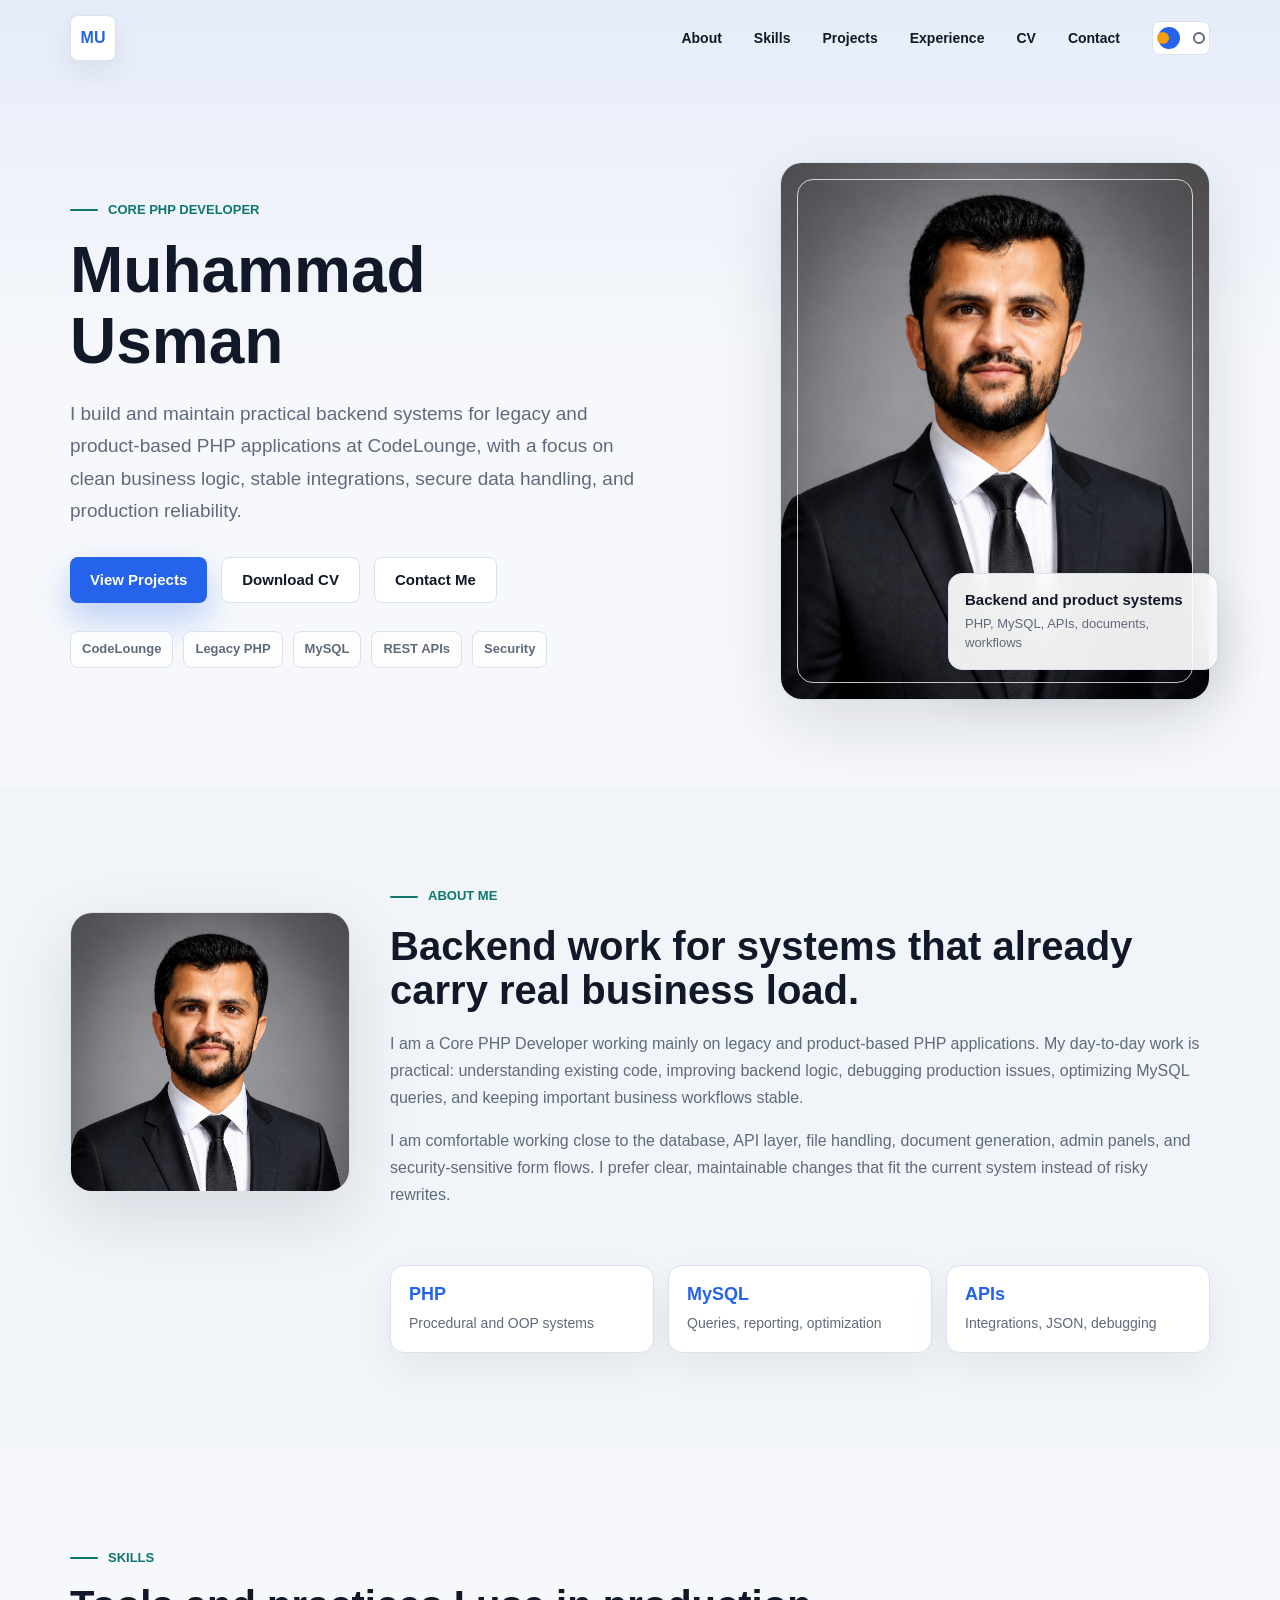
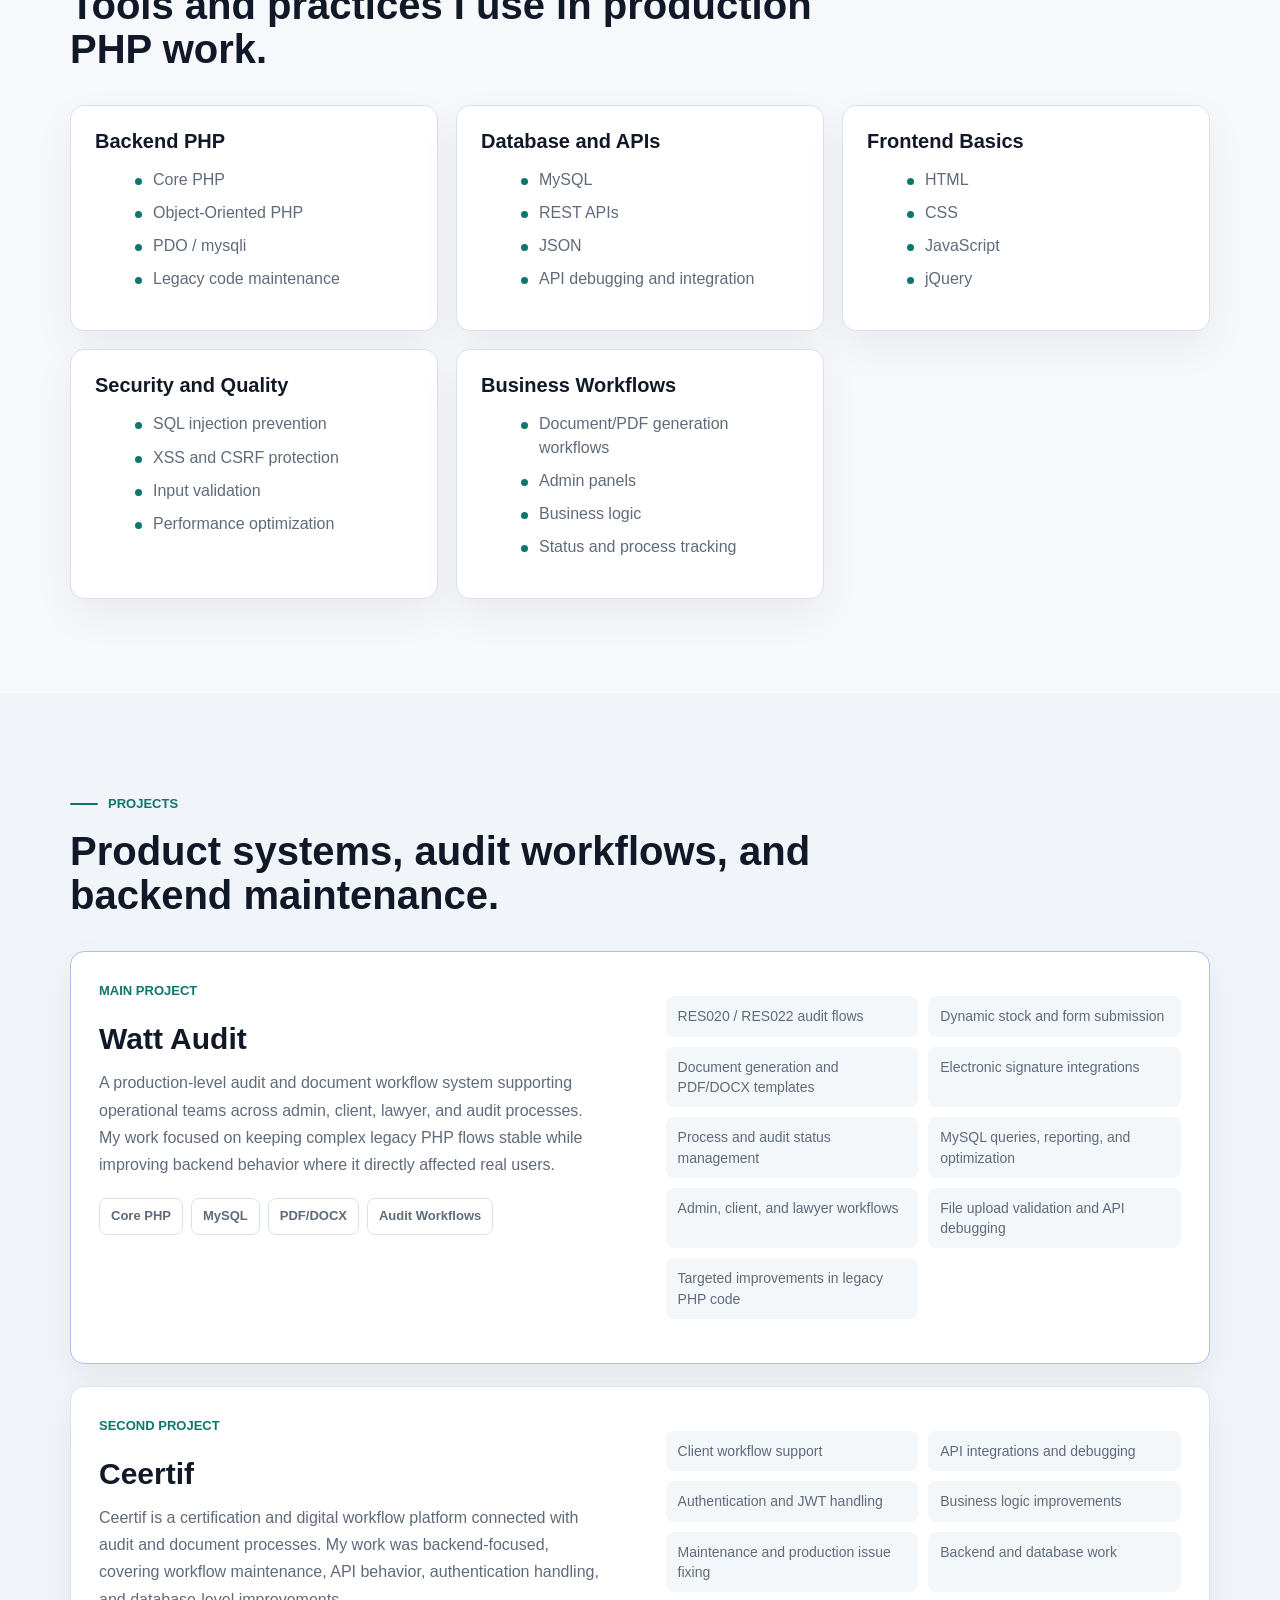
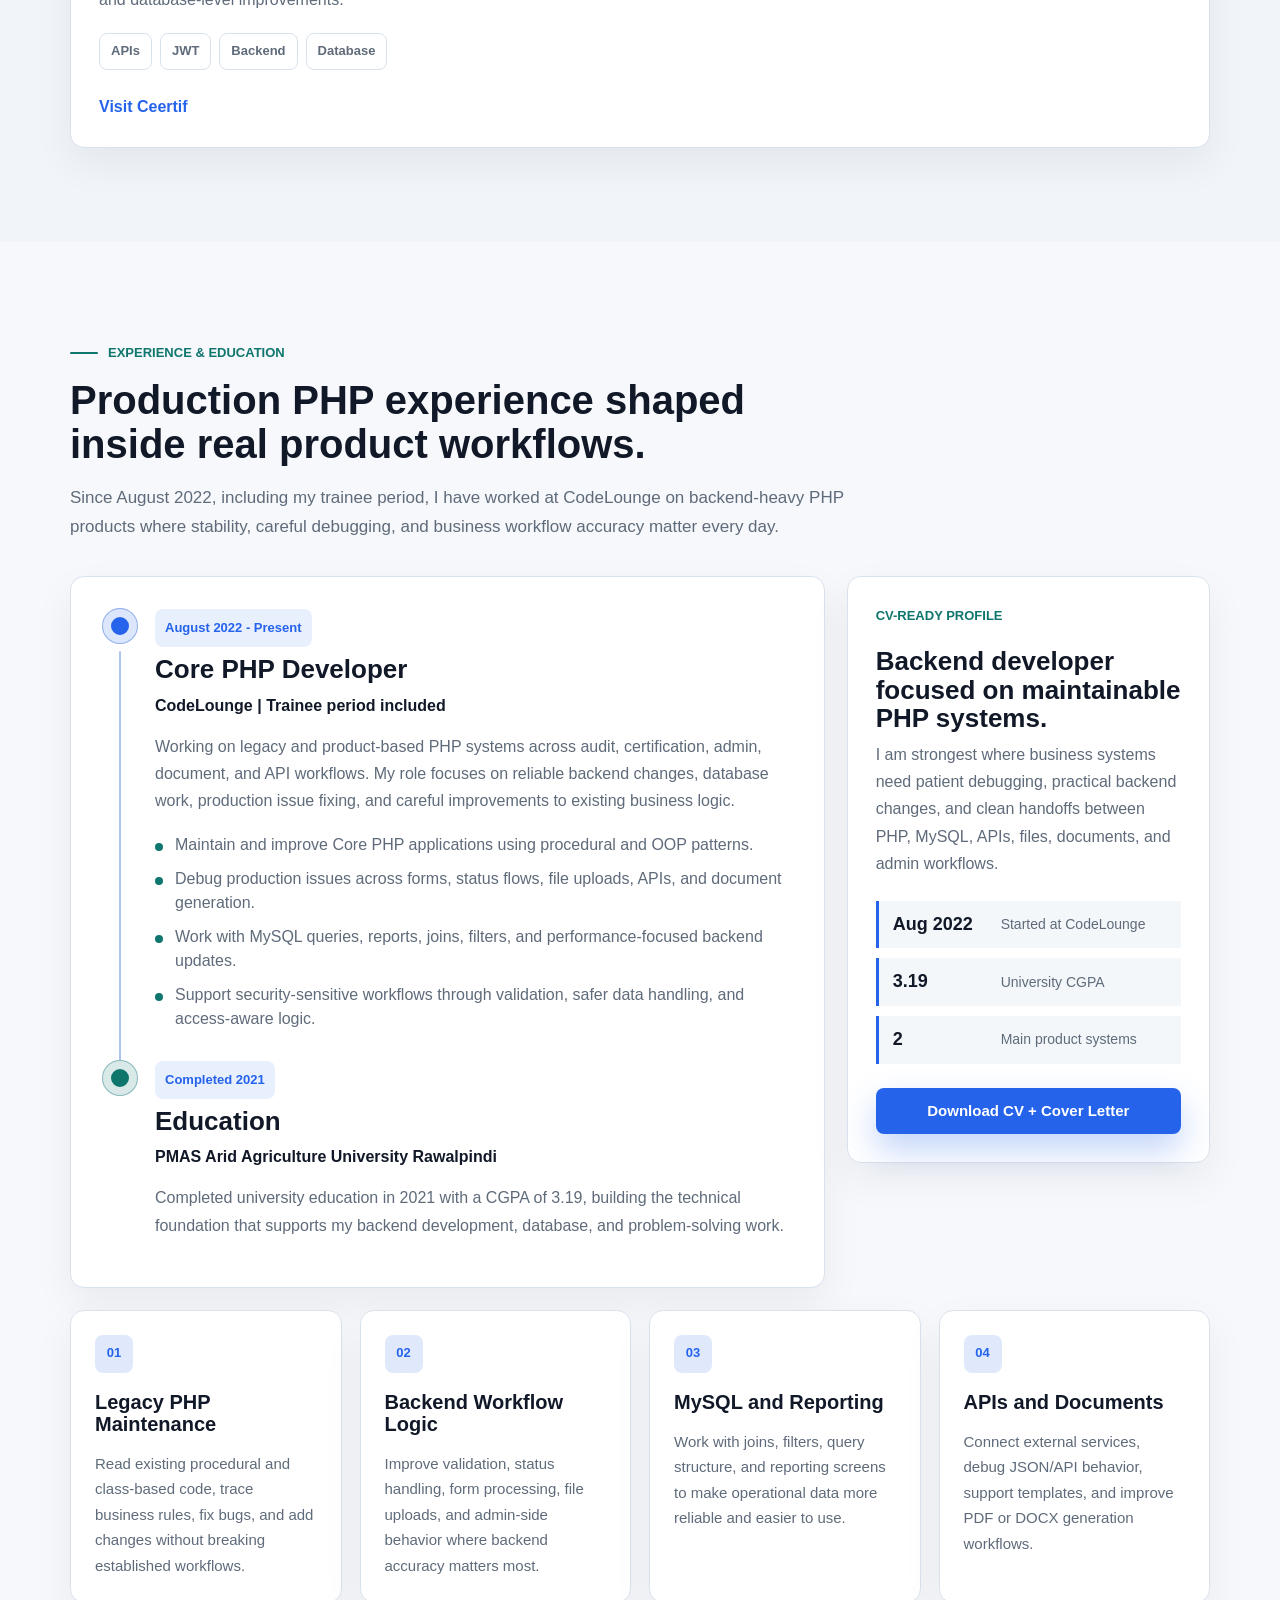
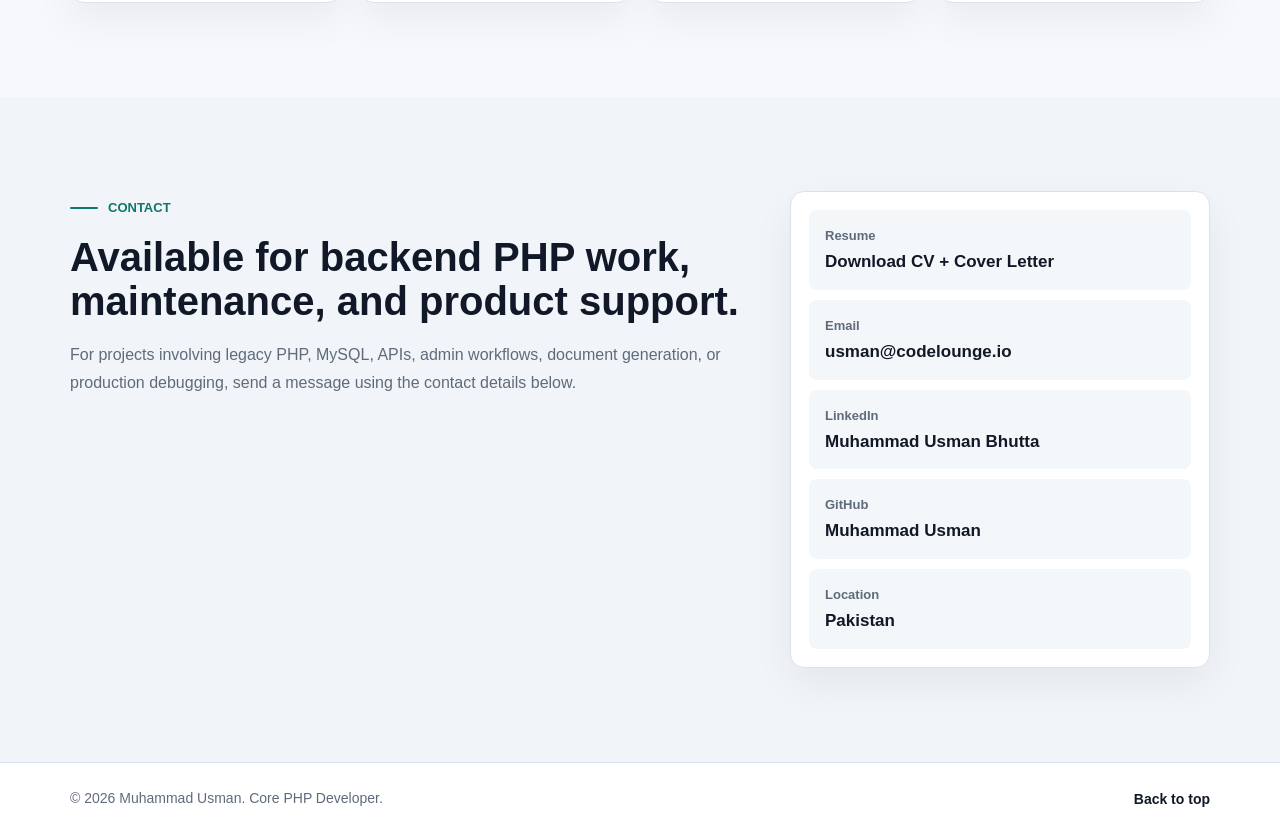
<file: index.html>
<!DOCTYPE html>
<html lang="en" class="portfolio-doc">
<head>
    <meta charset="UTF-8">
    <meta name="viewport" content="width=device-width, initial-scale=1.0">
    <meta name="description" content="Muhammad Usman - Core PHP Developer at CodeLounge with experience in legacy PHP systems, MySQL optimization, APIs, security, and production backend maintenance.">
    <title>Muhammad Usman | Core PHP Developer</title>
    <script>
        (function () {
            var prefersDark = window.matchMedia && window.matchMedia('(prefers-color-scheme: dark)').matches;
            var savedTheme = null;

            try {
                savedTheme = localStorage.getItem('portfolio-theme');
            } catch (error) {
                savedTheme = null;
            }

            document.documentElement.setAttribute('data-theme', savedTheme || (prefersDark ? 'dark' : 'light'));
        }());
    </script>
    <link rel="stylesheet" href="assets/css/style.css">
</head>
<body class="portfolio-page">
    <a class="skip-link" href="#main">Skip to content</a>

    <header class="portfolio-header" data-header>
        <nav class="portfolio-nav" aria-label="Primary navigation">
            <a class="brand-mark" href="#home" aria-label="Muhammad Usman home">
                <span>MU</span>
            </a>

            <button class="nav-toggle" type="button" aria-label="Open navigation" aria-expanded="false" data-nav-toggle>
                <span></span>
                <span></span>
                <span></span>
            </button>

            <div class="nav-links" data-nav-menu>
                <a href="#about">About</a>
                <a href="#skills">Skills</a>
                <a href="#projects">Projects</a>
                <a href="#experience">Experience</a>
                <a href="Muhammad-Usman-CV-Cover-Letter.pdf" download>CV</a>
                <a href="#contact">Contact</a>
            </div>

            <button class="theme-toggle" type="button" aria-label="Toggle color theme" aria-pressed="false" data-theme-toggle>
                <span class="theme-toggle__sun" aria-hidden="true"></span>
                <span class="theme-toggle__moon" aria-hidden="true"></span>
            </button>
        </nav>
    </header>

    <main id="main">
        <section class="hero-section portfolio-section" id="home">
            <div class="section-shell hero-grid">
                <div class="hero-copy reveal">
                    <p class="eyebrow">Core PHP Developer</p>
                    <h1>Muhammad Usman</h1>
                    <p class="hero-lede">
                        I build and maintain practical backend systems for legacy and product-based PHP applications at CodeLounge, with a focus on clean business logic, stable integrations, secure data handling, and production reliability.
                    </p>
                    <div class="hero-actions" aria-label="Primary actions">
                        <a class="btn btn-primary" href="#projects">View Projects</a>
                        <a class="btn btn-secondary" href="Muhammad-Usman-CV-Cover-Letter.pdf" download>Download CV</a>
                        <a class="btn btn-secondary" href="#contact">Contact Me</a>
                    </div>
                    <div class="hero-highlights" aria-label="Developer focus areas">
                        <span>CodeLounge</span>
                        <span>Legacy PHP</span>
                        <span>MySQL</span>
                        <span>REST APIs</span>
                        <span>Security</span>
                    </div>
                </div>

                <div class="hero-visual reveal">
                    <div class="profile-frame">
                        <img src="assets/images/muhammad-usman-profile.png" alt="Muhammad Usman" width="1086" height="1448">
                    </div>
                    <div class="profile-note">
                        <strong>Backend and product systems</strong>
                        <span>PHP, MySQL, APIs, documents, workflows</span>
                    </div>
                </div>
            </div>
        </section>

        <section class="portfolio-section about-section" id="about">
            <div class="section-shell about-grid">
                <div class="about-portrait reveal">
                    <img src="assets/images/muhammad-usman-profile.png" alt="Muhammad Usman profile portrait" width="1086" height="1448">
                </div>

                <div class="section-copy reveal">
                    <p class="eyebrow">About Me</p>
                    <h2>Backend work for systems that already carry real business load.</h2>
                    <p>
                        I am a Core PHP Developer working mainly on legacy and product-based PHP applications. My day-to-day work is practical: understanding existing code, improving backend logic, debugging production issues, optimizing MySQL queries, and keeping important business workflows stable.
                    </p>
                    <p>
                        I am comfortable working close to the database, API layer, file handling, document generation, admin panels, and security-sensitive form flows. I prefer clear, maintainable changes that fit the current system instead of risky rewrites.
                    </p>
                </div>

                <div class="about-metrics reveal" aria-label="Work focus">
                    <div>
                        <strong>PHP</strong>
                        <span>Procedural and OOP systems</span>
                    </div>
                    <div>
                        <strong>MySQL</strong>
                        <span>Queries, reporting, optimization</span>
                    </div>
                    <div>
                        <strong>APIs</strong>
                        <span>Integrations, JSON, debugging</span>
                    </div>
                </div>
            </div>
        </section>

        <section class="portfolio-section skills-section" id="skills">
            <div class="section-shell">
                <div class="section-heading reveal">
                    <p class="eyebrow">Skills</p>
                    <h2>Tools and practices I use in production PHP work.</h2>
                </div>

                <div class="skills-grid">
                    <article class="skill-card reveal">
                        <h3>Backend PHP</h3>
                        <ul>
                            <li>Core PHP</li>
                            <li>Object-Oriented PHP</li>
                            <li>PDO / mysqli</li>
                            <li>Legacy code maintenance</li>
                        </ul>
                    </article>

                    <article class="skill-card reveal">
                        <h3>Database and APIs</h3>
                        <ul>
                            <li>MySQL</li>
                            <li>REST APIs</li>
                            <li>JSON</li>
                            <li>API debugging and integration</li>
                        </ul>
                    </article>

                    <article class="skill-card reveal">
                        <h3>Frontend Basics</h3>
                        <ul>
                            <li>HTML</li>
                            <li>CSS</li>
                            <li>JavaScript</li>
                            <li>jQuery</li>
                        </ul>
                    </article>

                    <article class="skill-card reveal">
                        <h3>Security and Quality</h3>
                        <ul>
                            <li>SQL injection prevention</li>
                            <li>XSS and CSRF protection</li>
                            <li>Input validation</li>
                            <li>Performance optimization</li>
                        </ul>
                    </article>

                    <article class="skill-card reveal">
                        <h3>Business Workflows</h3>
                        <ul>
                            <li>Document/PDF generation workflows</li>
                            <li>Admin panels</li>
                            <li>Business logic</li>
                            <li>Status and process tracking</li>
                        </ul>
                    </article>
                </div>
            </div>
        </section>

        <section class="portfolio-section projects-section" id="projects">
            <div class="section-shell">
                <div class="section-heading reveal">
                    <p class="eyebrow">Projects</p>
                    <h2>Product systems, audit workflows, and backend maintenance.</h2>
                </div>

                <div class="project-list">
                    <article class="project-card project-card--featured reveal">
                        <div class="project-card__content">
                            <p class="project-label">Main Project</p>
                            <h3>Watt Audit</h3>
                            <p>
                                A production-level audit and document workflow system supporting operational teams across admin, client, lawyer, and audit processes. My work focused on keeping complex legacy PHP flows stable while improving backend behavior where it directly affected real users.
                            </p>
                            <div class="project-tags">
                                <span>Core PHP</span>
                                <span>MySQL</span>
                                <span>PDF/DOCX</span>
                                <span>Audit Workflows</span>
                            </div>
                        </div>
                        <ul class="project-points">
                            <li>RES020 / RES022 audit flows</li>
                            <li>Dynamic stock and form submission</li>
                            <li>Document generation and PDF/DOCX templates</li>
                            <li>Electronic signature integrations</li>
                            <li>Process and audit status management</li>
                            <li>MySQL queries, reporting, and optimization</li>
                            <li>Admin, client, and lawyer workflows</li>
                            <li>File upload validation and API debugging</li>
                            <li>Targeted improvements in legacy PHP code</li>
                        </ul>
                    </article>

                    <article class="project-card reveal">
                        <div class="project-card__content">
                            <p class="project-label">Second Project</p>
                            <h3>Ceertif</h3>
                            <p>
                                Ceertif is a certification and digital workflow platform connected with audit and document processes. My work was backend-focused, covering workflow maintenance, API behavior, authentication handling, and database-level improvements.
                            </p>
                            <div class="project-tags">
                                <span>APIs</span>
                                <span>JWT</span>
                                <span>Backend</span>
                                <span>Database</span>
                            </div>
                        </div>
                        <ul class="project-points">
                            <li>Client workflow support</li>
                            <li>API integrations and debugging</li>
                            <li>Authentication and JWT handling</li>
                            <li>Business logic improvements</li>
                            <li>Maintenance and production issue fixing</li>
                            <li>Backend and database work</li>
                        </ul>
                        <a class="project-link" href="https://www.ceertif.com/en/" target="_blank" rel="noopener noreferrer">Visit Ceertif</a>
                    </article>
                </div>
            </div>
        </section>

        <section class="portfolio-section experience-section" id="experience">
            <div class="section-shell">
                <div class="section-heading reveal">
                    <p class="eyebrow">Experience & Education</p>
                    <h2>Production PHP experience shaped inside real product workflows.</h2>
                    <p class="section-intro">
                        Since August 2022, including my trainee period, I have worked at CodeLounge on backend-heavy PHP products where stability, careful debugging, and business workflow accuracy matter every day.
                    </p>
                </div>

                <div class="experience-layout">
                    <article class="timeline-card reveal">
                        <div class="timeline-item">
                            <span class="timeline-marker" aria-hidden="true"></span>
                            <div class="timeline-content">
                                <p class="timeline-kicker">August 2022 - Present</p>
                                <h3>Core PHP Developer</h3>
                                <p class="timeline-company">CodeLounge | Trainee period included</p>
                                <p>
                                    Working on legacy and product-based PHP systems across audit, certification, admin, document, and API workflows. My role focuses on reliable backend changes, database work, production issue fixing, and careful improvements to existing business logic.
                                </p>
                                <ul class="timeline-list">
                                    <li>Maintain and improve Core PHP applications using procedural and OOP patterns.</li>
                                    <li>Debug production issues across forms, status flows, file uploads, APIs, and document generation.</li>
                                    <li>Work with MySQL queries, reports, joins, filters, and performance-focused backend updates.</li>
                                    <li>Support security-sensitive workflows through validation, safer data handling, and access-aware logic.</li>
                                </ul>
                            </div>
                        </div>

                        <div class="timeline-item timeline-item--education">
                            <span class="timeline-marker" aria-hidden="true"></span>
                            <div class="timeline-content">
                                <p class="timeline-kicker">Completed 2021</p>
                                <h3>Education</h3>
                                <p class="timeline-company">PMAS Arid Agriculture University Rawalpindi</p>
                                <p>
                                    Completed university education in 2021 with a CGPA of 3.19, building the technical foundation that supports my backend development, database, and problem-solving work.
                                </p>
                            </div>
                        </div>
                    </article>

                    <aside class="resume-panel reveal" aria-label="Resume summary">
                        <p class="project-label">CV-ready profile</p>
                        <h3>Backend developer focused on maintainable PHP systems.</h3>
                        <p>
                            I am strongest where business systems need patient debugging, practical backend changes, and clean handoffs between PHP, MySQL, APIs, files, documents, and admin workflows.
                        </p>
                        <div class="resume-stats" aria-label="Resume highlights">
                            <div>
                                <strong>Aug 2022</strong>
                                <span>Started at CodeLounge</span>
                            </div>
                            <div>
                                <strong>3.19</strong>
                                <span>University CGPA</span>
                            </div>
                            <div>
                                <strong>2</strong>
                                <span>Main product systems</span>
                            </div>
                        </div>
                        <a class="btn btn-primary" href="Muhammad-Usman-CV-Cover-Letter.pdf" download>Download CV + Cover Letter</a>
                    </aside>
                </div>

                <div class="work-grid resume-focus-grid">
                    <article class="work-card reveal">
                        <span>01</span>
                        <h3>Legacy PHP Maintenance</h3>
                        <p>Read existing procedural and class-based code, trace business rules, fix bugs, and add changes without breaking established workflows.</p>
                    </article>

                    <article class="work-card reveal">
                        <span>02</span>
                        <h3>Backend Workflow Logic</h3>
                        <p>Improve validation, status handling, form processing, file uploads, and admin-side behavior where backend accuracy matters most.</p>
                    </article>

                    <article class="work-card reveal">
                        <span>03</span>
                        <h3>MySQL and Reporting</h3>
                        <p>Work with joins, filters, query structure, and reporting screens to make operational data more reliable and easier to use.</p>
                    </article>

                    <article class="work-card reveal">
                        <span>04</span>
                        <h3>APIs and Documents</h3>
                        <p>Connect external services, debug JSON/API behavior, support templates, and improve PDF or DOCX generation workflows.</p>
                    </article>
                </div>
            </div>
        </section>

        <section class="portfolio-section contact-section" id="contact">
            <div class="section-shell contact-grid">
                <div class="section-copy reveal">
                    <p class="eyebrow">Contact</p>
                    <h2>Available for backend PHP work, maintenance, and product support.</h2>
                    <p>
                        For projects involving legacy PHP, MySQL, APIs, admin workflows, document generation, or production debugging, send a message using the contact details below.
                    </p>
                </div>

                <div class="contact-card reveal">
                    <a href="Muhammad-Usman-CV-Cover-Letter.pdf" download>
                        <span>Resume</span>
                        <strong>Download CV + Cover Letter</strong>
                    </a>
                    <a href="mailto:usman@codelounge.io">
                        <span>Email</span>
                        <strong>usman@codelounge.io</strong>
                    </a>
                    <a href="https://www.linkedin.com/in/musmanbhutta29/" aria-label="LinkedIn profile placeholder">
                        <span>LinkedIn</span>
                        <strong>Muhammad Usman Bhutta</strong>
                    </a>
                    <a href="https://github.com/musmanbhutta" aria-label="GitHub profile placeholder">
                        <span>GitHub</span>
                        <strong>Muhammad Usman</strong>
                    </a>
                    <div>
                        <span>Location</span>
                        <strong>Pakistan</strong>
                    </div>
                </div>
            </div>
        </section>
    </main>

    <footer class="portfolio-footer">
        <div class="section-shell">
            <p>&copy; <span data-current-year></span> Muhammad Usman. Core PHP Developer.</p>
            <a href="#home">Back to top</a>
        </div>
    </footer>

    <script src="assets/js/main.js"></script>
</body>
</html>
</file>
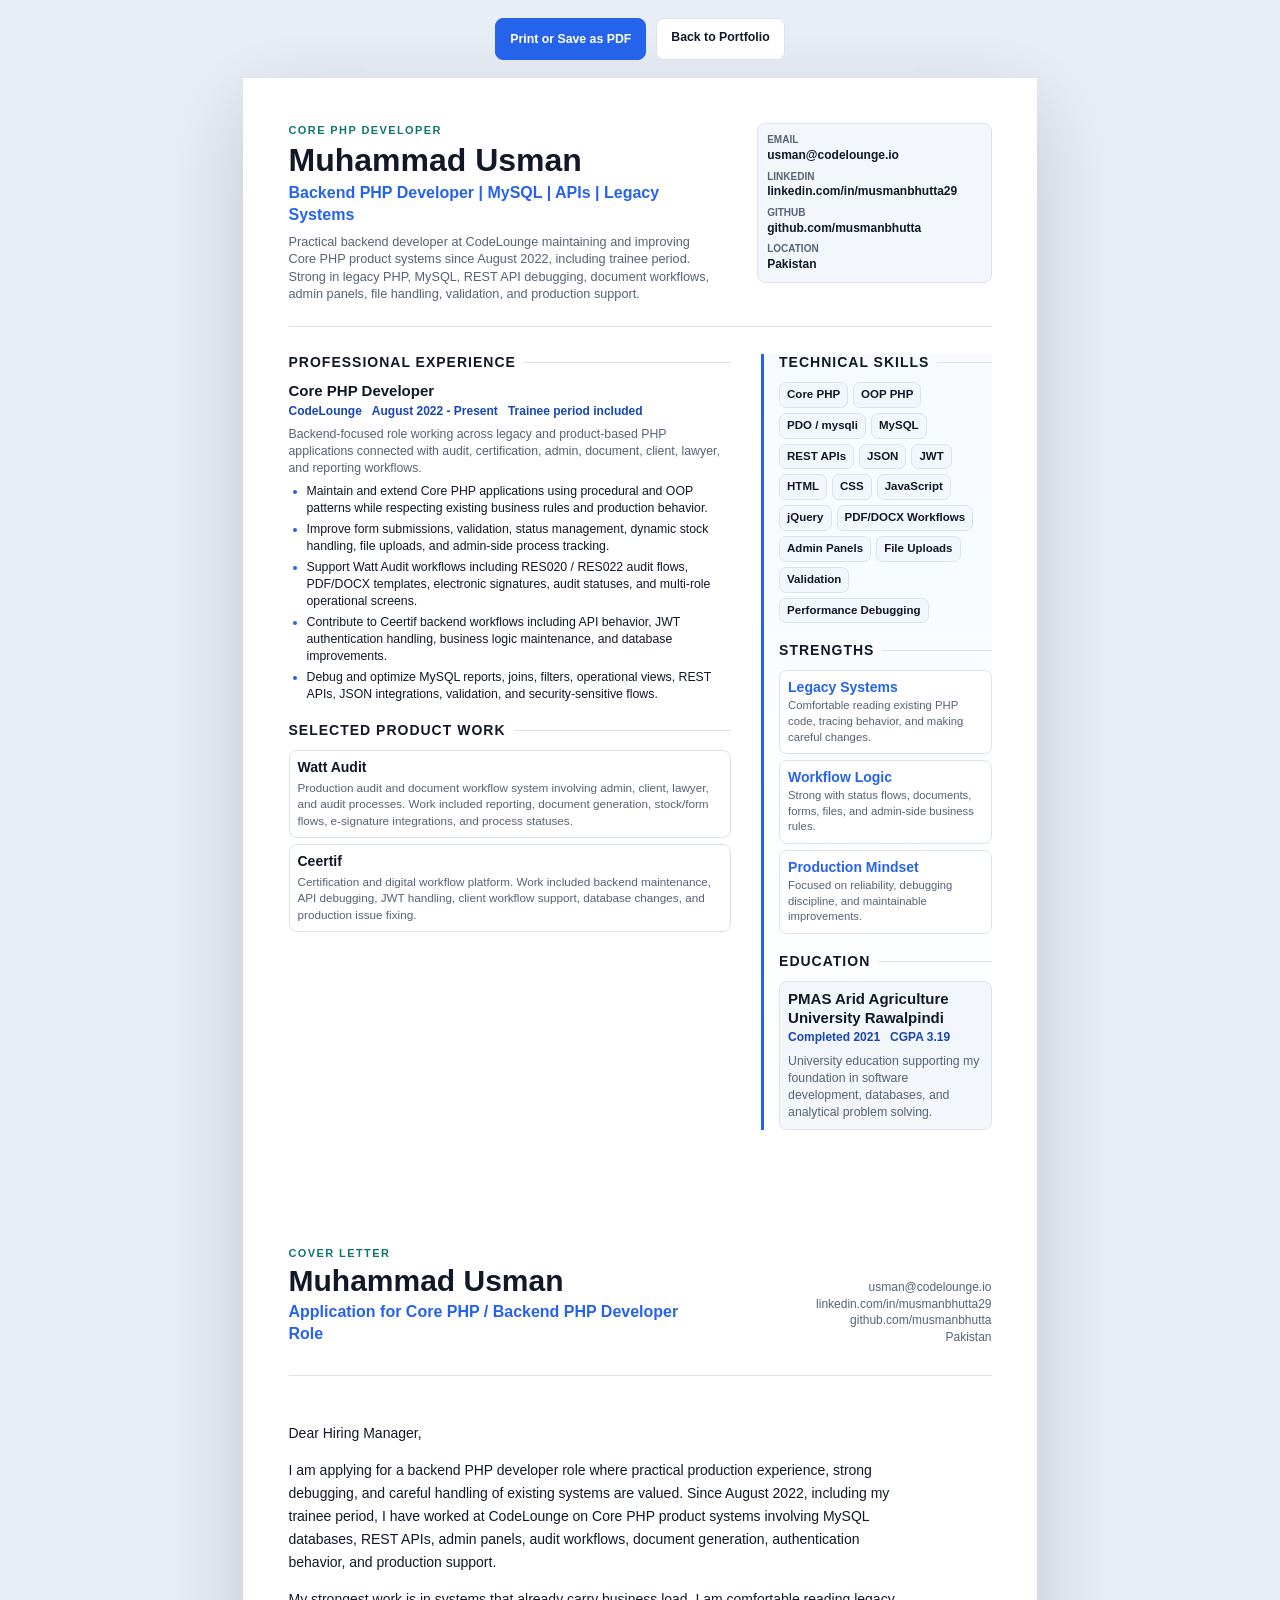
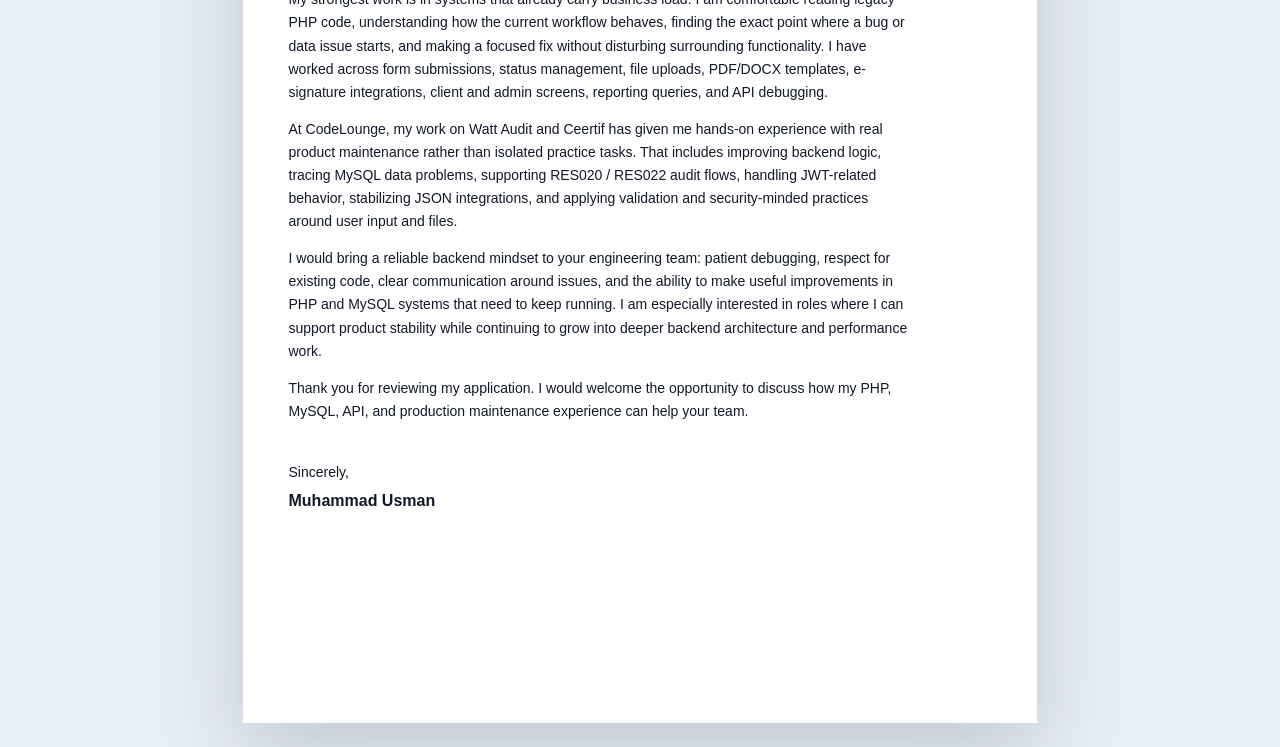
<file: Muhammad-Usman-CV-Cover-Letter.html>
<!DOCTYPE html>
<html lang="en">
<head>
    <meta charset="UTF-8">
    <meta name="viewport" content="width=device-width, initial-scale=1.0">
    <title>Muhammad Usman | CV and Cover Letter</title>
    <style>
        :root {
            --ink: #111827;
            --muted: #566276;
            --line: #dbe3ee;
            --soft: #f3f7fb;
            --accent: #2563eb;
            --accent-dark: #1747b5;
            --teal: #0f766e;
            --paper: #ffffff;
        }

        @page {
            size: A4;
            margin: 12mm;
        }

        * {
            box-sizing: border-box;
        }

        body {
            margin: 0;
            background: #e8eef6;
            color: var(--ink);
            font-family: Arial, Helvetica, sans-serif;
            font-size: 12.3px;
            line-height: 1.38;
        }

        a {
            color: inherit;
            text-decoration: none;
        }

        p,
        h1,
        h2,
        h3 {
            margin-top: 0;
        }

        ul {
            margin: 0;
            padding-left: 18px;
        }

        li {
            margin-bottom: 4px;
        }

        .screen-actions {
            display: flex;
            justify-content: center;
            gap: 10px;
            padding: 18px;
        }

        .screen-actions a,
        .screen-actions button {
            min-height: 42px;
            border: 1px solid var(--line);
            border-radius: 8px;
            background: var(--paper);
            color: var(--ink);
            cursor: pointer;
            font: inherit;
            font-weight: 700;
            padding: 10px 14px;
        }

        .screen-actions .primary {
            border-color: var(--accent);
            background: var(--accent);
            color: #ffffff;
        }

        .document {
            width: 210mm;
            min-height: 297mm;
            margin: 0 auto 24px;
            background: var(--paper);
            box-shadow: 0 28px 80px rgba(17, 24, 39, 0.18);
        }

        .page {
            min-height: 297mm;
            padding: 12mm;
            page-break-after: always;
        }

        .page:last-child {
            page-break-after: auto;
        }

        .resume-header {
            display: grid;
            grid-template-columns: minmax(0, 1fr) 62mm;
            gap: 10mm;
            align-items: start;
            border-bottom: 1px solid var(--line);
            padding-bottom: 6mm;
        }

        .eyebrow {
            margin-bottom: 5px;
            color: var(--teal);
            font-size: 11px;
            font-weight: 800;
            letter-spacing: 1.4px;
            text-transform: uppercase;
        }

        h1 {
            margin-bottom: 6px;
            color: var(--ink);
            font-size: 32px;
            line-height: 1;
        }

        .role {
            margin-bottom: 8px;
            color: var(--accent);
            font-size: 16px;
            font-weight: 800;
        }

        .summary {
            margin-bottom: 0;
            color: var(--muted);
            font-size: 12.7px;
        }

        .contact-box {
            display: grid;
            gap: 6px;
            border: 1px solid var(--line);
            border-radius: 8px;
            background: var(--soft);
            padding: 9px;
        }

        .contact-box span {
            display: block;
            color: var(--muted);
            font-size: 10px;
            font-weight: 800;
            text-transform: uppercase;
        }

        .contact-box strong {
            display: block;
            overflow-wrap: anywhere;
            color: var(--ink);
            font-size: 12px;
        }

        .resume-grid {
            display: grid;
            grid-template-columns: minmax(0, 1fr) 61mm;
            gap: 8mm;
            margin-top: 7mm;
        }

        .section {
            margin-bottom: 5mm;
        }

        .section:last-child {
            margin-bottom: 0;
        }

        h2 {
            display: flex;
            align-items: center;
            gap: 8px;
            margin-bottom: 3mm;
            color: var(--ink);
            font-size: 14px;
            letter-spacing: 1px;
            line-height: 1.2;
            text-transform: uppercase;
        }

        h2::after {
            content: "";
            height: 1px;
            flex: 1;
            background: var(--line);
        }

        h3 {
            margin-bottom: 2px;
            color: var(--ink);
            font-size: 15px;
            line-height: 1.25;
        }

        .meta {
            display: flex;
            flex-wrap: wrap;
            gap: 5px 10px;
            margin-bottom: 7px;
            color: var(--accent-dark);
            font-size: 12px;
            font-weight: 800;
        }

        .item-intro {
            margin-bottom: 6px;
            color: var(--muted);
        }

        .impact-list li::marker {
            color: var(--accent);
        }

        .tag-list {
            display: flex;
            flex-wrap: wrap;
            gap: 5px;
        }

        .tag-list span {
            border: 1px solid var(--line);
            border-radius: 7px;
            background: var(--soft);
            color: var(--ink);
            font-size: 11.5px;
            font-weight: 700;
            line-height: 1.2;
            padding: 5px 7px;
        }

        .side-panel {
            border-left: 3px solid var(--accent);
            background: linear-gradient(180deg, #f7fbff 0%, #ffffff 100%);
            padding-left: 4mm;
        }

        .metric-list {
            display: grid;
            gap: 6px;
        }

        .metric {
            border: 1px solid var(--line);
            border-radius: 8px;
            background: var(--paper);
            padding: 8px;
        }

        .metric strong,
        .metric span {
            display: block;
        }

        .metric strong {
            color: var(--accent);
            font-size: 14px;
            line-height: 1.15;
        }

        .metric span {
            margin-top: 3px;
            color: var(--muted);
            font-size: 11.3px;
        }

        .project-block {
            border: 1px solid var(--line);
            border-radius: 8px;
            margin-bottom: 6px;
            padding: 8px;
        }

        .project-block h3 {
            margin-bottom: 4px;
            font-size: 14px;
        }

        .project-block p {
            margin-bottom: 0;
            color: var(--muted);
            font-size: 11.7px;
        }

        .education-card {
            border: 1px solid var(--line);
            border-radius: 8px;
            background: var(--soft);
            padding: 8px;
        }

        .education-card p {
            margin-bottom: 0;
            color: var(--muted);
        }

        .letter-page {
            display: flex;
            flex-direction: column;
        }

        .letter-header {
            display: grid;
            grid-template-columns: minmax(0, 1fr) 64mm;
            gap: 12mm;
            align-items: end;
            border-bottom: 1px solid var(--line);
            padding-bottom: 8mm;
        }

        .letter-header h1 {
            margin-bottom: 5px;
            font-size: 30px;
        }

        .letter-title {
            margin: 0;
            color: var(--accent);
            font-size: 16px;
            font-weight: 800;
        }

        .letter-meta {
            color: var(--muted);
            font-size: 12px;
            text-align: right;
        }

        .letter-body {
            max-width: 165mm;
            margin-top: 12mm;
        }

        .letter-body p {
            margin-bottom: 14px;
            color: var(--ink);
            font-size: 14px;
            line-height: 1.65;
        }

        .signature {
            margin-top: 10mm;
        }

        .signature strong {
            display: block;
            margin-top: 4px;
            color: var(--ink);
            font-size: 16px;
        }

        @media print {
            body {
                background: var(--paper);
            }

            .screen-actions {
                display: none;
            }

            .document {
                width: auto;
                min-height: auto;
                margin: 0;
                box-shadow: none;
            }

            .page {
                min-height: 273mm;
                padding: 0;
            }
        }
    </style>
</head>
<body>
    <div class="screen-actions" aria-label="Document actions">
        <button class="primary" type="button" onclick="window.print()">Print or Save as PDF</button>
        <a href="index.html">Back to Portfolio</a>
    </div>

    <main class="document">
        <section class="page">
            <header class="resume-header">
                <div>
                    <p class="eyebrow">Core PHP Developer</p>
                    <h1>Muhammad Usman</h1>
                    <p class="role">Backend PHP Developer | MySQL | APIs | Legacy Systems</p>
                    <p class="summary">
                        Practical backend developer at CodeLounge maintaining and improving Core PHP product systems since August 2022, including trainee period. Strong in legacy PHP, MySQL, REST API debugging, document workflows, admin panels, file handling, validation, and production support.
                    </p>
                </div>

                <aside class="contact-box" aria-label="Contact information">
                    <div>
                        <span>Email</span>
                        <strong>usman@codelounge.io</strong>
                    </div>
                    <div>
                        <span>LinkedIn</span>
                        <strong>linkedin.com/in/musmanbhutta29</strong>
                    </div>
                    <div>
                        <span>GitHub</span>
                        <strong>github.com/musmanbhutta</strong>
                    </div>
                    <div>
                        <span>Location</span>
                        <strong>Pakistan</strong>
                    </div>
                </aside>
            </header>

            <div class="resume-grid">
                <div>
                    <section class="section">
                        <h2>Professional Experience</h2>
                        <h3>Core PHP Developer</h3>
                        <div class="meta">
                            <span>CodeLounge</span>
                            <span>August 2022 - Present</span>
                            <span>Trainee period included</span>
                        </div>
                        <p class="item-intro">
                            Backend-focused role working across legacy and product-based PHP applications connected with audit, certification, admin, document, client, lawyer, and reporting workflows.
                        </p>
                        <ul class="impact-list">
                            <li>Maintain and extend Core PHP applications using procedural and OOP patterns while respecting existing business rules and production behavior.</li>
                            <li>Improve form submissions, validation, status management, dynamic stock handling, file uploads, and admin-side process tracking.</li>
                            <li>Support Watt Audit workflows including RES020 / RES022 audit flows, PDF/DOCX templates, electronic signatures, audit statuses, and multi-role operational screens.</li>
                            <li>Contribute to Ceertif backend workflows including API behavior, JWT authentication handling, business logic maintenance, and database improvements.</li>
                            <li>Debug and optimize MySQL reports, joins, filters, operational views, REST APIs, JSON integrations, validation, and security-sensitive flows.</li>
                        </ul>
                    </section>

                    <section class="section">
                        <h2>Selected Product Work</h2>
                        <div class="project-block">
                            <h3>Watt Audit</h3>
                            <p>Production audit and document workflow system involving admin, client, lawyer, and audit processes. Work included reporting, document generation, stock/form flows, e-signature integrations, and process statuses.</p>
                        </div>
                        <div class="project-block">
                            <h3>Ceertif</h3>
                            <p>Certification and digital workflow platform. Work included backend maintenance, API debugging, JWT handling, client workflow support, database changes, and production issue fixing.</p>
                        </div>
                    </section>
                </div>

                <aside class="side-panel">
                    <section class="section">
                        <h2>Technical Skills</h2>
                        <div class="tag-list">
                            <span>Core PHP</span>
                            <span>OOP PHP</span>
                            <span>PDO / mysqli</span>
                            <span>MySQL</span>
                            <span>REST APIs</span>
                            <span>JSON</span>
                            <span>JWT</span>
                            <span>HTML</span>
                            <span>CSS</span>
                            <span>JavaScript</span>
                            <span>jQuery</span>
                            <span>PDF/DOCX Workflows</span>
                            <span>Admin Panels</span>
                            <span>File Uploads</span>
                            <span>Validation</span>
                            <span>Performance Debugging</span>
                        </div>
                    </section>

                    <section class="section">
                        <h2>Strengths</h2>
                        <div class="metric-list">
                            <div class="metric">
                                <strong>Legacy Systems</strong>
                                <span>Comfortable reading existing PHP code, tracing behavior, and making careful changes.</span>
                            </div>
                            <div class="metric">
                                <strong>Workflow Logic</strong>
                                <span>Strong with status flows, documents, forms, files, and admin-side business rules.</span>
                            </div>
                            <div class="metric">
                                <strong>Production Mindset</strong>
                                <span>Focused on reliability, debugging discipline, and maintainable improvements.</span>
                            </div>
                        </div>
                    </section>

                    <section class="section">
                        <h2>Education</h2>
                        <div class="education-card">
                            <h3>PMAS Arid Agriculture University Rawalpindi</h3>
                            <div class="meta">
                                <span>Completed 2021</span>
                                <span>CGPA 3.19</span>
                            </div>
                            <p>University education supporting my foundation in software development, databases, and analytical problem solving.</p>
                        </div>
                    </section>
                </aside>
            </div>
        </section>

        <section class="page letter-page">
            <header class="letter-header">
                <div>
                    <p class="eyebrow">Cover Letter</p>
                    <h1>Muhammad Usman</h1>
                    <p class="letter-title">Application for Core PHP / Backend PHP Developer Role</p>
                </div>
                <div class="letter-meta">
                    <div>usman@codelounge.io</div>
                    <div>linkedin.com/in/musmanbhutta29</div>
                    <div>github.com/musmanbhutta</div>
                    <div>Pakistan</div>
                </div>
            </header>

            <div class="letter-body">
                <p>Dear Hiring Manager,</p>

                <p>
                    I am applying for a backend PHP developer role where practical production experience, strong debugging, and careful handling of existing systems are valued. Since August 2022, including my trainee period, I have worked at CodeLounge on Core PHP product systems involving MySQL databases, REST APIs, admin panels, audit workflows, document generation, authentication behavior, and production support.
                </p>

                <p>
                    My strongest work is in systems that already carry business load. I am comfortable reading legacy PHP code, understanding how the current workflow behaves, finding the exact point where a bug or data issue starts, and making a focused fix without disturbing surrounding functionality. I have worked across form submissions, status management, file uploads, PDF/DOCX templates, e-signature integrations, client and admin screens, reporting queries, and API debugging.
                </p>

                <p>
                    At CodeLounge, my work on Watt Audit and Ceertif has given me hands-on experience with real product maintenance rather than isolated practice tasks. That includes improving backend logic, tracing MySQL data problems, supporting RES020 / RES022 audit flows, handling JWT-related behavior, stabilizing JSON integrations, and applying validation and security-minded practices around user input and files.
                </p>

                <p>
                    I would bring a reliable backend mindset to your engineering team: patient debugging, respect for existing code, clear communication around issues, and the ability to make useful improvements in PHP and MySQL systems that need to keep running. I am especially interested in roles where I can support product stability while continuing to grow into deeper backend architecture and performance work.
                </p>

                <p>
                    Thank you for reviewing my application. I would welcome the opportunity to discuss how my PHP, MySQL, API, and production maintenance experience can help your team.
                </p>

                <p class="signature">
                    Sincerely,<br>
                    <strong>Muhammad Usman</strong>
                </p>
            </div>
        </section>
    </main>
</body>
</html>
</file>
<file: assets/css/style.css>
/*
* ----------------------------------------------------------------------------------------
* Muhammad Usman Portfolio
* Scoped to body.portfolio-page to avoid changing the legacy PHP theme above.
* ----------------------------------------------------------------------------------------
*/

.portfolio-doc {
    scroll-behavior: smooth;
}

body.portfolio-page {
    --bg: #f6f8fb;
    --surface: #ffffff;
    --surface-soft: #eef4f8;
    --surface-strong: #10151f;
    --text: #111827;
    --muted: #5f6b7a;
    --line: #d9e2ec;
    --accent: #2563eb;
    --accent-strong: #1747b5;
    --accent-alt: #0f766e;
    --accent-warm: #f59e0b;
    --shadow: 0 24px 70px rgba(17, 24, 39, 0.12);
    --radius-sm: 8px;
    --radius-md: 14px;
    --radius-lg: 22px;
    --header-height: 76px;
    margin: 0;
    min-height: 100%;
    overflow-x: hidden;
    background:
        linear-gradient(180deg, rgba(37, 99, 235, 0.08) 0, rgba(37, 99, 235, 0) 360px),
        var(--bg);
    color: var(--text);
    font-family: Arial, Helvetica, sans-serif;
    font-size: 16px;
    font-weight: 400;
    line-height: 1.6;
    letter-spacing: 0;
}

html[data-theme="dark"] body.portfolio-page {
    --bg: #111315;
    --surface: #191d20;
    --surface-soft: #20272c;
    --surface-strong: #f5f7fa;
    --text: #f5f7fa;
    --muted: #aab4c0;
    --line: #303840;
    --accent: #5b8cff;
    --accent-strong: #8fb0ff;
    --accent-alt: #2dd4bf;
    --accent-warm: #fbbf24;
    --shadow: 0 24px 70px rgba(0, 0, 0, 0.34);
    background:
        linear-gradient(180deg, rgba(45, 212, 191, 0.08) 0, rgba(45, 212, 191, 0) 360px),
        var(--bg);
}

body.portfolio-page *,
body.portfolio-page *::before,
body.portfolio-page *::after {
    box-sizing: border-box;
}

body.portfolio-page h1,
body.portfolio-page h2,
body.portfolio-page h3,
body.portfolio-page h4,
body.portfolio-page h5,
body.portfolio-page h6,
body.portfolio-page p {
    margin-top: 0;
    letter-spacing: 0;
}

body.portfolio-page h1,
body.portfolio-page h2,
body.portfolio-page h3 {
    color: var(--text);
    font-family: Arial, Helvetica, sans-serif;
    font-weight: 800;
    line-height: 1.1;
}

body.portfolio-page p {
    color: var(--muted);
    line-height: 1.7;
}

body.portfolio-page a {
    color: inherit;
    font-family: Arial, Helvetica, sans-serif;
    text-decoration: none;
}

body.portfolio-page a:hover {
    color: inherit;
}

body.portfolio-page img {
    display: block;
    max-width: 100%;
    height: auto;
}

body.portfolio-page ul {
    list-style: none;
}

.skip-link {
    position: fixed;
    top: 14px;
    left: 14px;
    z-index: 1000;
    transform: translateY(-140%);
    border-radius: var(--radius-sm);
    background: var(--surface-strong);
    color: var(--bg) !important;
    padding: 10px 14px;
    transition: transform 180ms ease;
}

.skip-link:focus {
    transform: translateY(0);
}

.portfolio-header {
    position: fixed;
    top: 0;
    right: 0;
    left: 0;
    z-index: 50;
    border-bottom: 1px solid transparent;
    transition: background 200ms ease, border-color 200ms ease, box-shadow 200ms ease;
}

.portfolio-header.is-scrolled,
body.nav-open .portfolio-header {
    border-color: color-mix(in srgb, var(--line) 78%, transparent);
    background: color-mix(in srgb, var(--bg) 88%, transparent);
    box-shadow: 0 18px 50px rgba(15, 23, 42, 0.08);
    backdrop-filter: blur(18px);
}

.portfolio-nav {
    display: flex;
    align-items: center;
    justify-content: space-between;
    gap: 20px;
    width: min(1140px, calc(100% - 40px));
    min-height: var(--header-height);
    margin: 0 auto;
}

.brand-mark {
    display: inline-flex;
    align-items: center;
    justify-content: center;
    flex: 0 0 46px;
    width: 46px;
    height: 46px;
    border: 1px solid var(--line);
    border-radius: var(--radius-sm);
    background: var(--surface);
    box-shadow: 0 12px 30px rgba(17, 24, 39, 0.08);
}

.brand-mark span {
    color: var(--accent);
    font-size: 16px;
    font-weight: 800;
}

.nav-links {
    display: flex;
    align-items: center;
    justify-content: center;
    gap: 8px;
    margin-left: auto;
}

.nav-links a {
    position: relative;
    border-radius: var(--radius-sm);
    color: var(--muted);
    font-size: 14px;
    font-weight: 700;
    padding: 10px 12px;
    transition: color 180ms ease, background 180ms ease;
}

.nav-links a:hover,
.nav-links a.is-active {
    background: color-mix(in srgb, var(--accent) 10%, transparent);
    color: var(--accent);
}

.theme-toggle,
.nav-toggle {
    border: 1px solid var(--line);
    border-radius: var(--radius-sm);
    background: var(--surface);
    color: var(--text);
    cursor: pointer;
    transition: border-color 180ms ease, transform 180ms ease, background 180ms ease;
}

.theme-toggle:hover,
.nav-toggle:hover {
    border-color: color-mix(in srgb, var(--accent) 45%, var(--line));
    transform: translateY(-1px);
}

.theme-toggle {
    position: relative;
    display: inline-flex;
    align-items: center;
    justify-content: space-between;
    flex: 0 0 58px;
    width: 58px;
    height: 34px;
    padding: 4px;
}

.theme-toggle::after {
    content: "";
    position: absolute;
    top: 5px;
    left: 5px;
    width: 22px;
    height: 22px;
    border-radius: 50%;
    background: var(--accent);
    transition: transform 180ms ease;
}

html[data-theme="dark"] .theme-toggle::after {
    transform: translateX(24px);
}

.theme-toggle__sun,
.theme-toggle__moon {
    width: 12px;
    height: 12px;
    border-radius: 50%;
    z-index: 1;
}

.theme-toggle__sun {
    background: var(--accent-warm);
}

.theme-toggle__moon {
    border: 2px solid var(--muted);
}

.nav-toggle {
    display: none;
    flex: 0 0 42px;
    width: 42px;
    height: 42px;
    padding: 10px;
}

.nav-toggle span {
    display: block;
    width: 100%;
    height: 2px;
    margin: 4px 0;
    border-radius: 999px;
    background: var(--text);
    transition: transform 180ms ease, opacity 180ms ease;
}

body.nav-open .nav-toggle span:nth-child(1) {
    transform: translateY(6px) rotate(45deg);
}

body.nav-open .nav-toggle span:nth-child(2) {
    opacity: 0;
}

body.nav-open .nav-toggle span:nth-child(3) {
    transform: translateY(-6px) rotate(-45deg);
}

.portfolio-section {
    scroll-margin-top: calc(var(--header-height) + 28px);
    padding: 94px 0;
}

.hero-section {
    padding-top: calc(var(--header-height) + 86px);
    padding-bottom: 86px;
}

.section-shell {
    width: min(1140px, calc(100% - 40px));
    margin: 0 auto;
}

.hero-grid {
    display: grid;
    grid-template-columns: minmax(0, 1.05fr) minmax(320px, 0.95fr);
    align-items: center;
    gap: 60px;
}

.eyebrow {
    display: inline-flex;
    align-items: center;
    gap: 10px;
    margin-bottom: 14px;
    color: var(--accent-alt) !important;
    font-size: 13px;
    font-weight: 800;
    line-height: 1.3;
    text-transform: uppercase;
}

.eyebrow::before {
    content: "";
    width: 28px;
    height: 2px;
    border-radius: 999px;
    background: var(--accent-alt);
}

.hero-copy h1 {
    margin-bottom: 22px;
    font-size: 64px;
}

.hero-lede {
    max-width: 690px;
    margin-bottom: 30px;
    font-size: 19px;
}

.hero-actions {
    display: flex;
    flex-wrap: wrap;
    gap: 14px;
    margin-bottom: 28px;
}

.btn {
    display: inline-flex;
    align-items: center;
    justify-content: center;
    min-height: 46px;
    border-radius: var(--radius-sm);
    font-size: 15px;
    font-weight: 800;
    line-height: 1.2;
    padding: 13px 20px;
    transition: transform 180ms ease, box-shadow 180ms ease, background 180ms ease, border-color 180ms ease;
}

.btn:hover {
    transform: translateY(-2px);
}

.btn-primary {
    background: var(--accent);
    color: #ffffff !important;
    box-shadow: 0 16px 34px color-mix(in srgb, var(--accent) 28%, transparent);
}

.btn-primary:hover {
    background: var(--accent-strong);
}

.btn-secondary {
    border: 1px solid var(--line);
    background: var(--surface);
    color: var(--text) !important;
}

.btn-secondary:hover {
    border-color: color-mix(in srgb, var(--accent) 42%, var(--line));
    box-shadow: 0 14px 28px rgba(17, 24, 39, 0.08);
}

.hero-highlights {
    display: flex;
    flex-wrap: wrap;
    gap: 10px;
}

.hero-highlights span,
.project-tags span {
    display: inline-flex;
    align-items: center;
    min-height: 32px;
    border: 1px solid var(--line);
    border-radius: var(--radius-sm);
    background: color-mix(in srgb, var(--surface) 80%, transparent);
    color: var(--muted);
    font-size: 13px;
    font-weight: 700;
    padding: 7px 11px;
}

.hero-visual {
    position: relative;
}

.profile-frame {
    position: relative;
    overflow: hidden;
    width: min(100%, 430px);
    aspect-ratio: 4 / 5;
    margin-left: auto;
    border: 1px solid var(--line);
    border-radius: var(--radius-lg);
    background: var(--surface-soft);
    box-shadow: var(--shadow);
}

.profile-frame::before {
    content: "";
    position: absolute;
    inset: 16px;
    z-index: 1;
    border: 1px solid color-mix(in srgb, var(--surface) 75%, transparent);
    border-radius: calc(var(--radius-lg) - 6px);
    pointer-events: none;
}

.profile-frame img {
    width: 100%;
    height: 100%;
    object-fit: cover;
    object-position: center top;
}

.profile-note {
    position: absolute;
    right: -8px;
    bottom: 30px;
    width: min(270px, 72%);
    border: 1px solid var(--line);
    border-radius: var(--radius-md);
    background: color-mix(in srgb, var(--surface) 92%, transparent);
    box-shadow: 0 18px 50px rgba(17, 24, 39, 0.14);
    padding: 16px;
    backdrop-filter: blur(14px);
}

.profile-note strong,
.profile-note span {
    display: block;
}

.profile-note strong {
    color: var(--text);
    font-size: 15px;
    line-height: 1.35;
}

.profile-note span {
    margin-top: 5px;
    color: var(--muted);
    font-size: 13px;
    line-height: 1.45;
}

.about-section,
.projects-section,
.contact-section {
    background: color-mix(in srgb, var(--surface-soft) 50%, transparent);
}

.about-grid {
    display: grid;
    grid-template-columns: 280px minmax(0, 1fr);
    align-items: center;
    gap: 40px;
}

.about-portrait {
    overflow: hidden;
    aspect-ratio: 1;
    border: 1px solid var(--line);
    border-radius: var(--radius-lg);
    background: var(--surface);
    box-shadow: var(--shadow);
}

.about-portrait img {
    width: 100%;
    height: 100%;
    object-fit: cover;
    object-position: center top;
}

.section-copy h2,
.section-heading h2 {
    max-width: 760px;
    margin-bottom: 18px;
    font-size: 40px;
}

.section-copy p {
    max-width: 820px;
    margin-bottom: 16px;
}

.about-metrics {
    grid-column: 2;
    display: grid;
    grid-template-columns: repeat(3, minmax(0, 1fr));
    gap: 14px;
}

.about-metrics div,
.skill-card,
.project-card,
.work-card,
.timeline-card,
.resume-panel,
.contact-card {
    border: 1px solid var(--line);
    border-radius: var(--radius-md);
    background: var(--surface);
    box-shadow: 0 16px 42px rgba(17, 24, 39, 0.06);
}

.about-metrics div {
    padding: 18px;
}

.about-metrics strong,
.about-metrics span {
    display: block;
}

.about-metrics strong {
    color: var(--accent);
    font-size: 18px;
    line-height: 1.2;
}

.about-metrics span {
    margin-top: 8px;
    color: var(--muted);
    font-size: 14px;
    line-height: 1.45;
}

.section-heading {
    margin-bottom: 34px;
}

.section-heading .section-intro {
    max-width: 840px;
    margin-bottom: 0;
    font-size: 17px;
}

.skills-grid {
    display: grid;
    grid-template-columns: repeat(3, minmax(0, 1fr));
    gap: 18px;
}

.skill-card,
.work-card {
    padding: 24px;
    transition: transform 180ms ease, border-color 180ms ease, box-shadow 180ms ease;
}

.skill-card:hover,
.work-card:hover,
.project-card:hover {
    transform: translateY(-4px);
    border-color: color-mix(in srgb, var(--accent) 34%, var(--line));
    box-shadow: 0 24px 52px rgba(17, 24, 39, 0.1);
}

.skill-card h3,
.work-card h3 {
    margin-bottom: 16px;
    font-size: 20px;
}

.skill-card li {
    position: relative;
    margin-bottom: 10px;
    color: var(--muted);
    line-height: 1.45;
    padding-left: 18px;
}

.skill-card li::before {
    content: "";
    position: absolute;
    top: 10px;
    left: 0;
    width: 7px;
    height: 7px;
    border-radius: 50%;
    background: var(--accent-alt);
}

.project-list {
    display: grid;
    gap: 22px;
}

.project-card {
    display: grid;
    grid-template-columns: minmax(0, 0.95fr) minmax(280px, 1.05fr);
    gap: 24px;
    padding: 28px;
    transition: transform 180ms ease, border-color 180ms ease, box-shadow 180ms ease;
}

.project-card--featured {
    border-color: color-mix(in srgb, var(--accent) 26%, var(--line));
}

.project-label {
    margin-bottom: 10px;
    color: var(--accent-alt) !important;
    font-size: 13px;
    font-weight: 800;
    text-transform: uppercase;
}

.project-card h3 {
    margin-bottom: 14px;
    font-size: 30px;
}

.project-card p {
    margin-bottom: 20px;
}

.project-tags {
    display: flex;
    flex-wrap: wrap;
    gap: 8px;
}

.project-points {
    display: grid;
    grid-template-columns: repeat(2, minmax(0, 1fr));
    gap: 10px;
    align-content: start;
}

.project-points li {
    border-radius: var(--radius-sm);
    background: color-mix(in srgb, var(--surface-soft) 68%, transparent);
    color: var(--muted);
    font-size: 14px;
    line-height: 1.45;
    padding: 10px 12px;
}

.project-link {
    grid-column: 1 / -1;
    justify-self: start;
    color: var(--accent) !important;
    font-weight: 800;
}

.project-link:hover {
    color: var(--accent-strong) !important;
}

.experience-layout {
    display: grid;
    grid-template-columns: minmax(0, 1.35fr) minmax(320px, 0.65fr);
    align-items: start;
    gap: 22px;
    margin-bottom: 22px;
}

.timeline-card {
    display: grid;
    gap: 30px;
    padding: 32px;
}

.timeline-item {
    position: relative;
    display: grid;
    grid-template-columns: 34px minmax(0, 1fr);
    gap: 18px;
}

.timeline-item:not(:last-child)::after {
    content: "";
    position: absolute;
    top: 42px;
    bottom: -30px;
    left: 16px;
    width: 2px;
    border-radius: 999px;
    background: color-mix(in srgb, var(--accent) 24%, var(--line));
}

.timeline-marker {
    position: relative;
    z-index: 1;
    width: 34px;
    height: 34px;
    border: 8px solid color-mix(in srgb, var(--accent) 16%, var(--surface));
    border-radius: 50%;
    background: var(--accent);
    box-shadow: 0 0 0 1px color-mix(in srgb, var(--accent) 40%, var(--line));
}

.timeline-item--education .timeline-marker {
    border-color: color-mix(in srgb, var(--accent-alt) 16%, var(--surface));
    background: var(--accent-alt);
    box-shadow: 0 0 0 1px color-mix(in srgb, var(--accent-alt) 40%, var(--line));
}

.timeline-kicker {
    display: inline-flex;
    margin-bottom: 8px;
    border-radius: var(--radius-sm);
    background: color-mix(in srgb, var(--accent) 10%, transparent);
    color: var(--accent) !important;
    font-size: 13px;
    font-weight: 800;
    line-height: 1.2;
    padding: 8px 10px;
}

.timeline-content h3,
.resume-panel h3 {
    margin-bottom: 8px;
    font-size: 26px;
}

.timeline-company {
    margin-bottom: 14px;
    color: var(--text) !important;
    font-weight: 800;
}

.timeline-list {
    display: grid;
    gap: 10px;
    margin: 18px 0 0;
    padding: 0;
}

.timeline-list li {
    position: relative;
    color: var(--muted);
    line-height: 1.5;
    padding-left: 20px;
}

.timeline-list li::before {
    content: "";
    position: absolute;
    top: 10px;
    left: 0;
    width: 8px;
    height: 8px;
    border-radius: 50%;
    background: var(--accent-alt);
}

.resume-panel {
    position: sticky;
    top: calc(var(--header-height) + 24px);
    padding: 28px;
}

.resume-panel p {
    margin-bottom: 20px;
}

.resume-stats {
    display: grid;
    gap: 10px;
    margin: 24px 0;
}

.resume-stats div {
    display: grid;
    grid-template-columns: 96px minmax(0, 1fr);
    align-items: center;
    gap: 12px;
    border-left: 3px solid var(--accent);
    background: color-mix(in srgb, var(--surface-soft) 68%, transparent);
    padding: 13px 14px;
}

.resume-stats strong,
.resume-stats span {
    display: block;
}

.resume-stats strong {
    color: var(--text);
    font-size: 18px;
    line-height: 1.2;
}

.resume-stats span {
    color: var(--muted);
    font-size: 14px;
    line-height: 1.35;
}

.resume-panel .btn {
    width: 100%;
}

.resume-focus-grid {
    margin-top: 0;
}

.work-grid {
    display: grid;
    grid-template-columns: repeat(4, minmax(0, 1fr));
    gap: 18px;
}

.work-card span {
    display: inline-flex;
    align-items: center;
    justify-content: center;
    width: 38px;
    height: 38px;
    margin-bottom: 18px;
    border-radius: var(--radius-sm);
    background: color-mix(in srgb, var(--accent) 14%, transparent);
    color: var(--accent);
    font-size: 13px;
    font-weight: 800;
}

.work-card p {
    margin-bottom: 0;
    font-size: 15px;
}

.contact-grid {
    display: grid;
    grid-template-columns: minmax(0, 1fr) minmax(320px, 420px);
    align-items: start;
    gap: 40px;
}

.contact-card {
    display: grid;
    gap: 10px;
    padding: 18px;
}

.contact-card a,
.contact-card div {
    display: block;
    border-radius: var(--radius-sm);
    background: color-mix(in srgb, var(--surface-soft) 70%, transparent);
    padding: 16px;
    transition: background 180ms ease, transform 180ms ease;
}

.contact-card a:hover {
    background: color-mix(in srgb, var(--accent) 12%, var(--surface-soft));
    transform: translateX(3px);
}

.contact-card span,
.contact-card strong {
    display: block;
}

.contact-card span {
    margin-bottom: 4px;
    color: var(--muted);
    font-size: 13px;
    font-weight: 700;
}

.contact-card strong {
    overflow-wrap: anywhere;
    color: var(--text);
    font-size: 17px;
    line-height: 1.35;
}

.portfolio-footer {
    border-top: 1px solid var(--line);
    background: var(--surface);
    padding: 24px 0;
}

.portfolio-footer .section-shell {
    display: flex;
    align-items: center;
    justify-content: space-between;
    gap: 18px;
}

.portfolio-footer p {
    margin-bottom: 0;
    font-size: 14px;
}

.portfolio-footer a {
    color: var(--accent);
    font-size: 14px;
    font-weight: 800;
}

.reveal {
    opacity: 1;
    transform: none;
}

body.portfolio-animate .reveal {
    opacity: 0;
    transform: translateY(18px);
    transition: opacity 520ms ease, transform 520ms ease;
}

body.portfolio-animate .reveal.is-visible {
    opacity: 1;
    transform: translateY(0);
}

@media (max-width: 1040px) {
    .hero-grid {
        grid-template-columns: 1fr;
        gap: 46px;
    }

    .hero-copy {
        max-width: 760px;
    }

    .profile-frame {
        margin: 0;
    }

    .skills-grid,
    .work-grid {
        grid-template-columns: repeat(2, minmax(0, 1fr));
    }

    .about-grid,
    .experience-layout,
    .contact-grid {
        grid-template-columns: 1fr;
    }

    .resume-panel {
        position: static;
    }

    .about-portrait {
        width: min(280px, 100%);
    }

    .about-metrics {
        grid-column: auto;
    }
}

@media (max-width: 780px) {
    body.portfolio-page {
        --header-height: 68px;
    }

    .portfolio-nav,
    .section-shell {
        width: min(100% - 28px, 1140px);
    }

    .nav-toggle {
        display: inline-block;
        margin-left: auto;
    }

    .nav-links {
        position: absolute;
        top: calc(100% + 8px);
        right: 14px;
        left: 14px;
        display: grid;
        gap: 6px;
        transform: translateY(-10px);
        visibility: hidden;
        opacity: 0;
        border: 1px solid var(--line);
        border-radius: var(--radius-md);
        background: var(--surface);
        box-shadow: var(--shadow);
        padding: 10px;
        transition: opacity 180ms ease, transform 180ms ease, visibility 180ms ease;
    }

    body.nav-open .nav-links {
        transform: translateY(0);
        visibility: visible;
        opacity: 1;
    }

    .nav-links a {
        padding: 12px;
    }

    .portfolio-section {
        padding: 76px 0;
    }

    .hero-section {
        min-height: auto;
        padding-top: calc(var(--header-height) + 44px);
        padding-bottom: 68px;
    }

    .hero-copy h1 {
        font-size: 46px;
    }

    .hero-lede {
        font-size: 18px;
    }

    .section-copy h2,
    .section-heading h2 {
        font-size: 32px;
    }

    .profile-frame {
        width: min(100%, 360px);
    }

    .profile-note {
        right: 12px;
        bottom: 14px;
    }

    .project-card,
    .project-points,
    .about-metrics {
        grid-template-columns: 1fr;
    }

    .timeline-card {
        padding: 24px;
    }
}

@media (max-width: 560px) {
    .brand-mark {
        flex-basis: 42px;
        width: 42px;
        height: 42px;
    }

    .theme-toggle {
        flex-basis: 54px;
        width: 54px;
    }

    html[data-theme="dark"] .theme-toggle::after {
        transform: translateX(20px);
    }

    .hero-copy h1 {
        font-size: 38px;
    }

    .hero-lede {
        font-size: 17px;
    }

    .hero-actions,
    .hero-highlights {
        align-items: stretch;
    }

    .btn {
        width: 100%;
    }

    .skills-grid,
    .work-grid {
        grid-template-columns: 1fr;
    }

    .skill-card,
    .work-card,
    .project-card,
    .resume-panel {
        padding: 20px;
    }

    .timeline-card {
        padding: 20px;
    }

    .timeline-item {
        grid-template-columns: 28px minmax(0, 1fr);
        gap: 14px;
    }

    .timeline-item:not(:last-child)::after {
        left: 13px;
    }

    .timeline-marker {
        width: 28px;
        height: 28px;
        border-width: 7px;
    }

    .resume-stats div {
        grid-template-columns: 1fr;
        gap: 5px;
    }

    .portfolio-footer .section-shell {
        align-items: flex-start;
        flex-direction: column;
    }
}

@media (prefers-reduced-motion: reduce) {
    .portfolio-doc {
        scroll-behavior: auto;
    }

    body.portfolio-page *,
    body.portfolio-page *::before,
    body.portfolio-page *::after {
        transition-duration: 0.01ms !important;
        animation-duration: 0.01ms !important;
        animation-iteration-count: 1 !important;
    }

    .reveal {
        opacity: 1;
        transform: none;
    }
}
</file>
